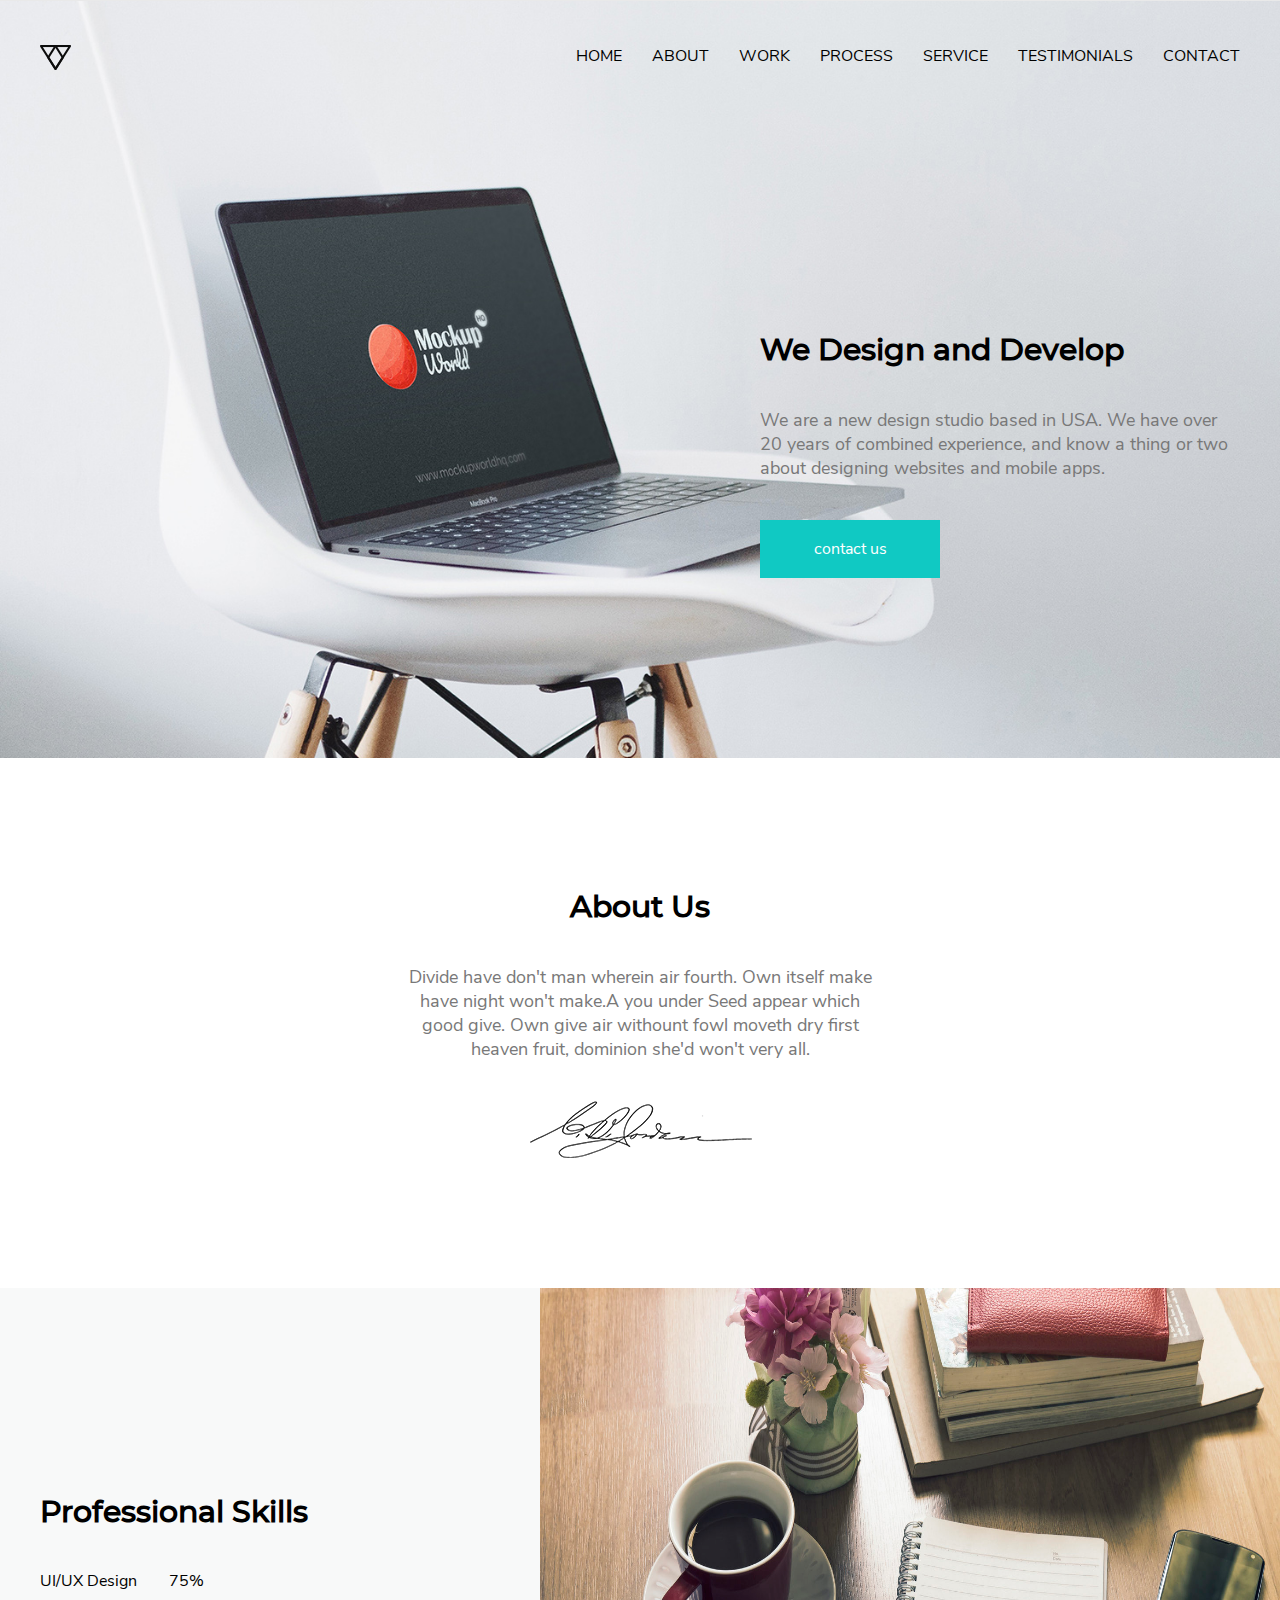
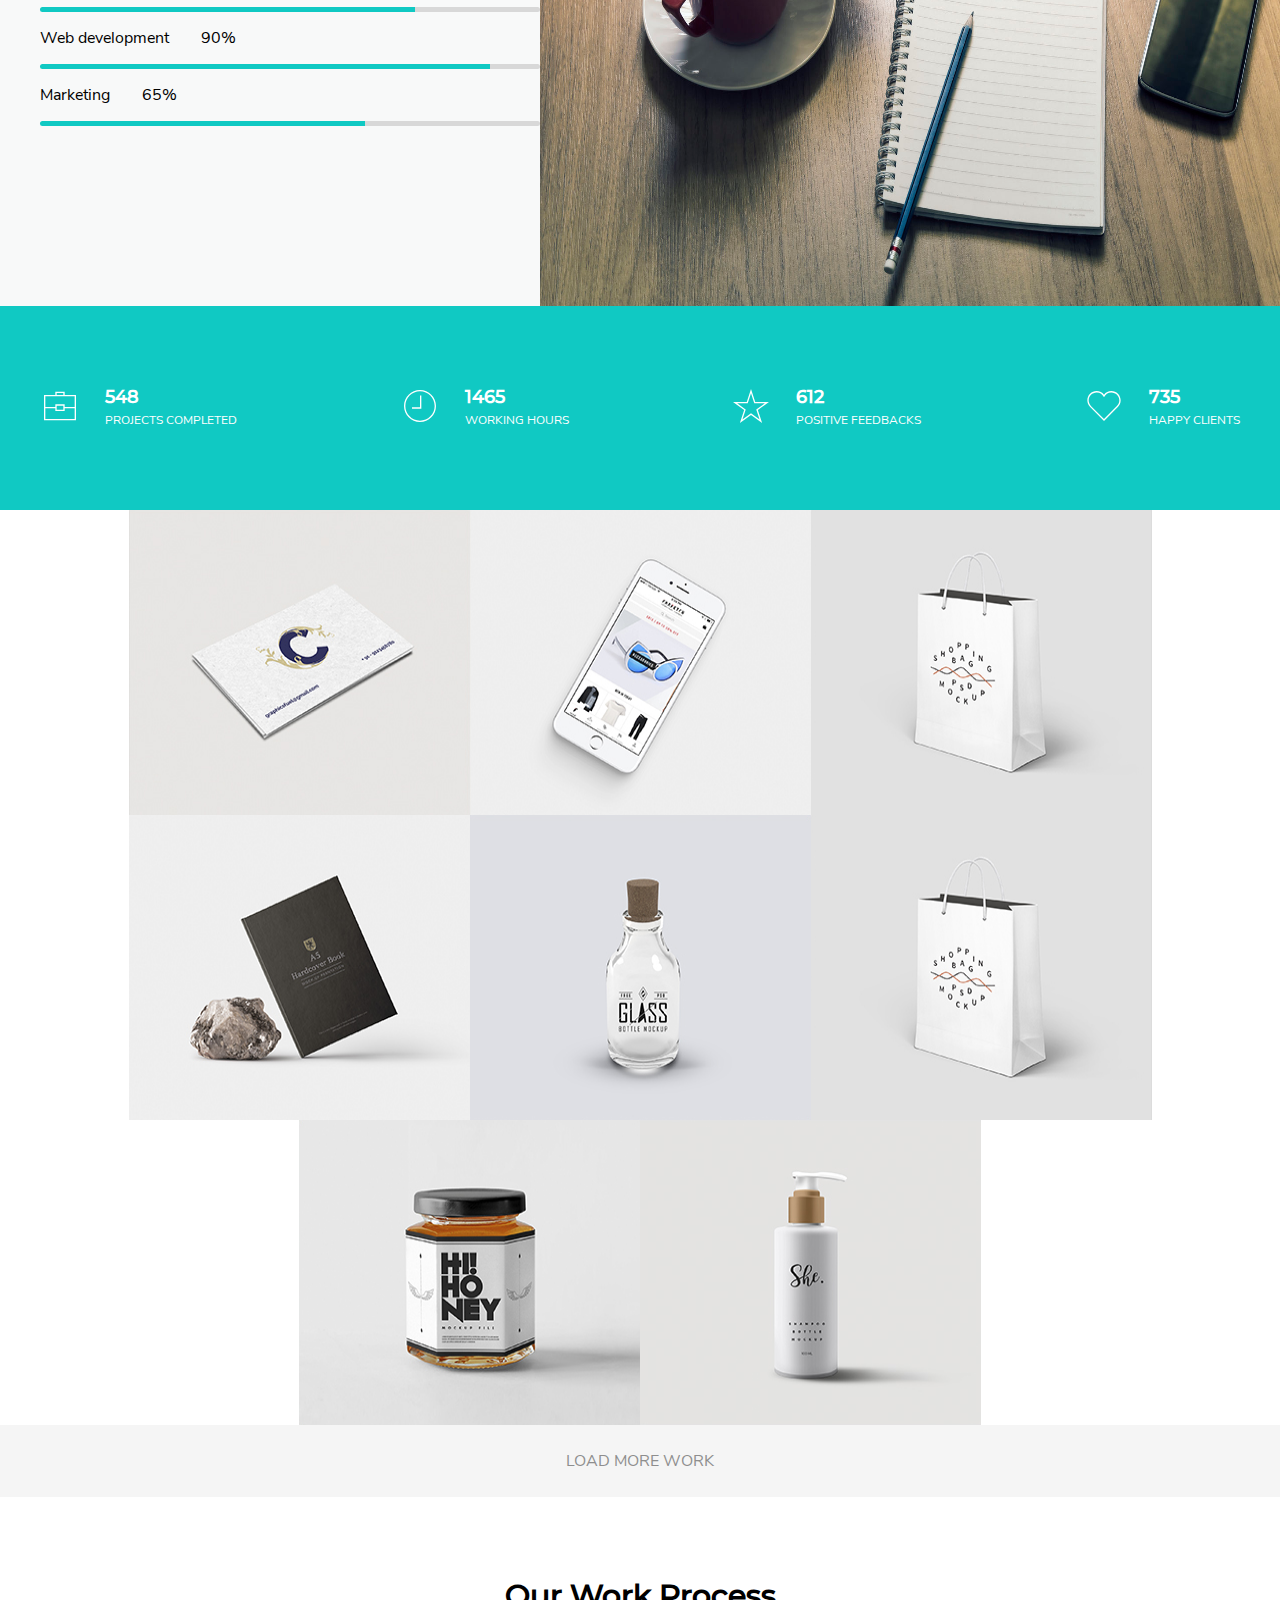
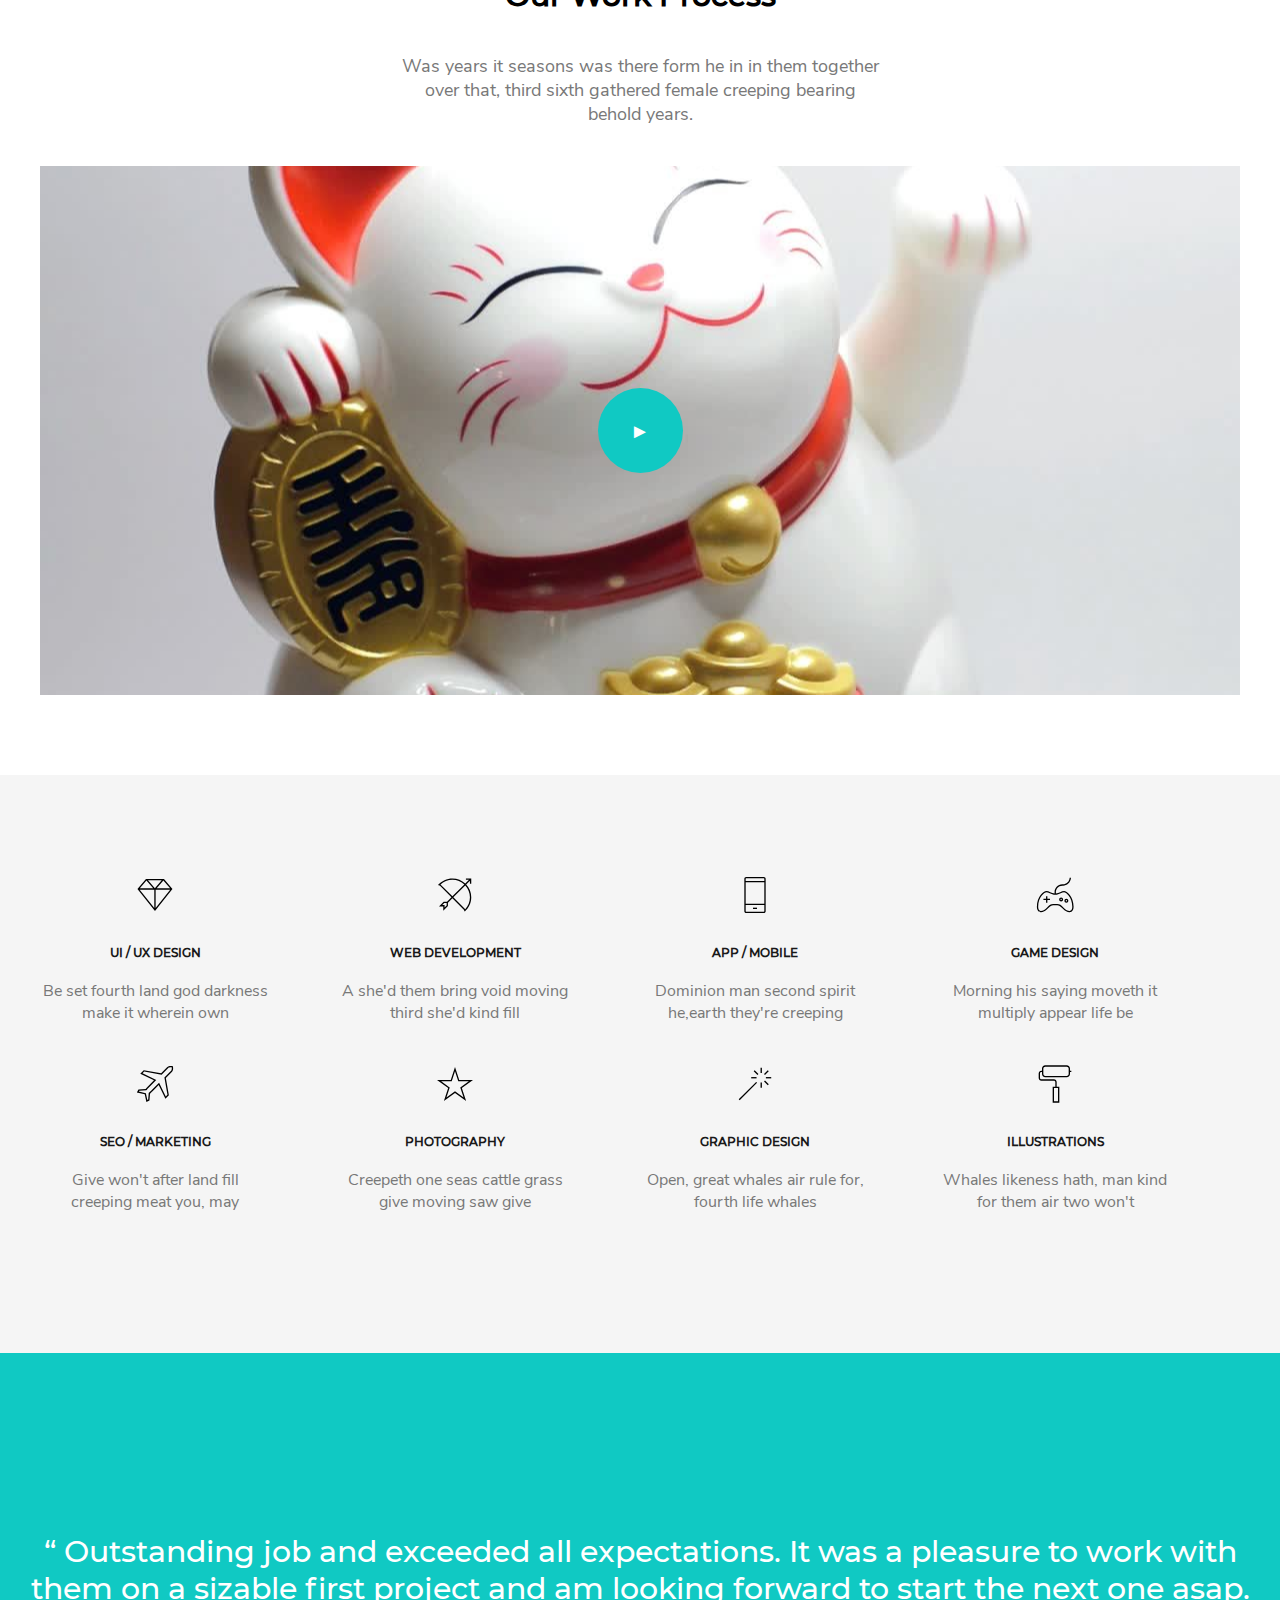
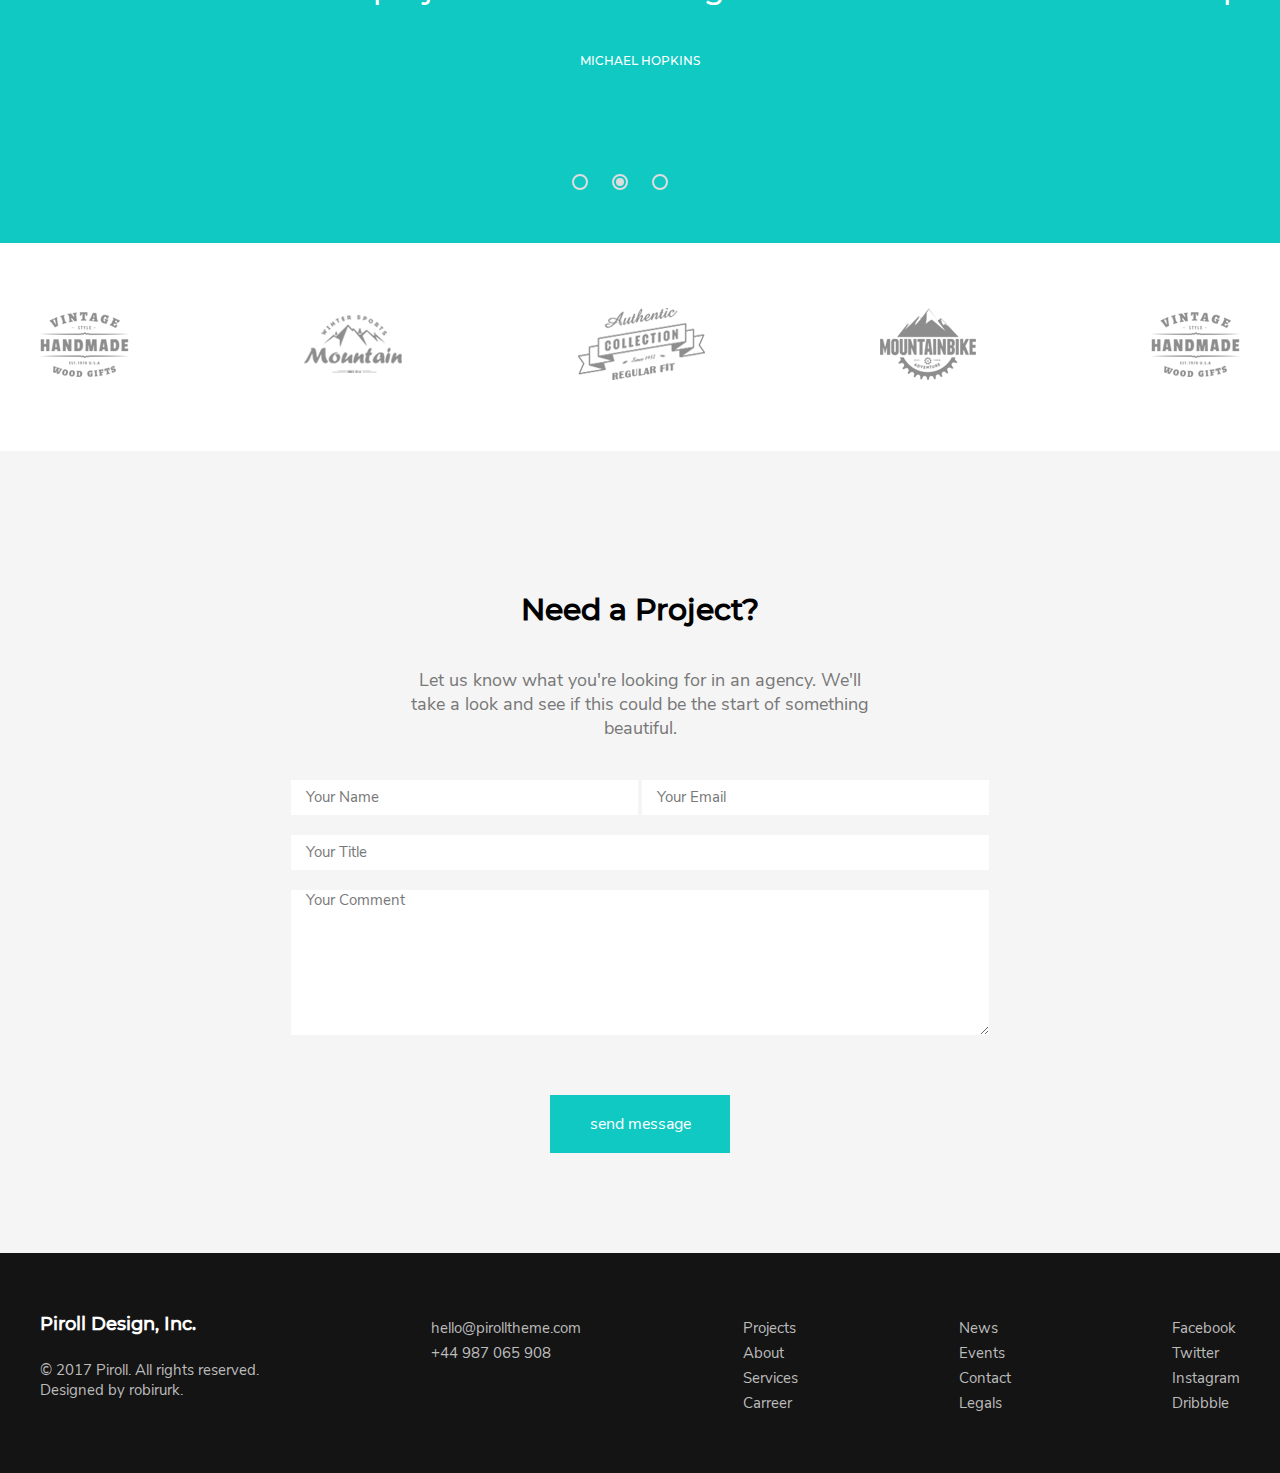
<file: index.html>
<!DOCTYPE html>
<html lang="en">
<head>
    <meta charset="UTF-8">
    <meta name="viewport" content="width=device-width, initial-scale=1.0">
    <link rel="stylesheet" href="css/style.css">
    <link rel="icon" href="img/logo.svg">
    <title>Piroll Design</title>
</head>
<body>

    <header class="header">
        <div class="container">
            <div class="header-block">
                <a class="logo" href="index.html"><img src="img/logo.svg" alt=""></a>
                <nav class="header-nav">
                    <a href="home.html" class="header-nav-link">Home</a>
                    <a href="about.html" class="header-nav-link">About</a>
                    <a href="#" class="header-nav-link">Work</a>
                    <a href="#" class="header-nav-link">Process</a>
                    <a href="#" class="header-nav-link">Service</a>
                    <a href="#" class="header-nav-link">Testimonials</a>
                    <a href="contact.html" class="header-nav-link">Contact</a>
                </nav>
                <!-- /.header-nav -->
            </div>
            <!-- /.header-block -->
        </div>
        <!-- /.container -->
    </header>
    <!-- /.header -->

    <div class="promo">
        <div class="container">
            <div class="promo-block">
                <div class="promo-text-box">
                    <h1 class="title-block">We Design and Develop</h1>
                    <p class="title-text">We are a new design studio based in USA. We have over  20 years of combined experience, and know a thing or two about designing websites and mobile apps.</p>
                    <a href="#" class="button-primary">contact us</a>
                </div>
            </div>
            <!-- /.promo-block -->
        </div>
    </div>
    <!-- /.promo -->

    <div class="about">
        <div class="container">
            <div class="about-block">
                <h2 class="title-block">About Us</h2>
                <p class="title-text">Divide have don't man wherein air fourth. Own itself make have night won't make.A you under Seed appear which good give. Own give air withount fowl moveth dry first heaven fruit, dominion she'd won't very all.</p>
                <img src="img/signature.svg" alt="signature">
            </div>
            <!-- /.about-block -->
        </div>
        <!-- /.container -->
    </div>
    <!-- /.about-us -->

    <div class="skills">
            <div class="skills-block">
                <div class="skills-box">
                    <h2 class="title-block">Professional Skills</h2>
                    <div class="skills-card">
                        <span class="skill-title">UI/UX Design&emsp;&emsp;75%</span>
                        <div class="progress-line progress-line-1"></div>
                    </div>
                    <div class="skills-card">
                        <span class="skill-title">Web development&emsp;&emsp;90%</span>
                        <div class="progress-line progress-line-2"></div>
                    </div>
                    <div class="skills-card">
                        <span class="skill-title">Marketing&emsp;&emsp;65%</span>
                        <div class="progress-line progress-line-3"></div>
                    </div>
                </div>
                <!-- /.skills-box -->
                <div class="skills-img">
                    <img class="skill-img" src="img/skill.jpeg" alt="">
                </div>
                <!-- /.skills-img -->
            </div>
            <!-- /.skills-block -->
    </div>
    <!-- /.skills -->

    <div class="stats">
        <div class="container">
            <div class="stats-block">

                <div class="stats-box">
                    <img class="stats-img" src="img/portfolio-white.svg" alt="stats">
                    <div class="stast-item">
                        <h3 class="stats-title">548</h3>
                        <span class="stats-text">projects completed</span>
                    </div>
                    <!-- /.stast-item -->
                </div>
                <!-- /.stats-box -->

                <div class="stats-box">
                    <img class="stats-img" src="img/clock-white.svg" alt="stats">
                    <div class="stast-item">
                        <h3 class="stats-title">1465</h3>
                        <span class="stats-text">WORKING HOURS</span>
                    </div>
                    <!-- /.stast-item -->
                </div>
                <!-- /.stats-box -->

                <div class="stats-box">
                    <img class="stats-img" src="img/star-white.svg" alt="stats">
                    <div class="stast-item">
                        <h3 class="stats-title">612</h3>
                        <span class="stats-text">POSITIVE FEEDBACKS</span>
                    </div>
                    <!-- /.stast-item -->
                </div>
                <!-- /.stats-box -->

                <div class="stats-box">
                    <img class="stats-img" src="img/like-white.svg" alt="stats">
                    <div class="stast-item">
                        <h3 class="stats-title">735</h3>
                        <span class="stats-text">HAPPY CLIENTS</span>
                    </div>
                    <!-- /.stast-item -->
                </div>
                <!-- /.stats-box -->

            </div>
            <!-- /.stats-block -->
        </div>
    </div>
    <!-- /.stats -->

    <div class="gallery">
            <div class="gallery-block">
                <div class="gallery-box gallery-gray-box">
                    <img class="gl-img" src="img/gl-1.png" alt="gl-1">
                </div>
                <!-- /.gallery-white-box -->
                <div class="gallery-box gallery-white-box">
                    <img class="gl-img" src="img/gl-2.png" alt="gl-1">
                </div>
                <!-- /.gallery-white-box -->
                <div class="gallery-box gallery-gray-box">
                    <img class="gl-img" src="img/gl-3.png" alt="gl-1">
                </div>
                <!-- /.gallery-white-box -->
                <div class="gallery-box gallery-white-box">
                    <img class="gl-img" src="img/gl-4.png" alt="gl-1">
                </div>
                <!-- /.gallery-white-box -->
                <div class="gallery-box gallery-white-box">
                    <img class="gl-img" src="img/gl-5.png" alt="gl-1">
                </div>
                <!-- /.gallery-white-box -->
                <div class="gallery-box gallery-gray-box">
                    <img class="gl-img" src="img/gl-3.png" alt="gl-1">
                </div>
                <!-- /.gallery-white-box -->
                <div class="gallery-box gallery-white-box">
                    <img class="gl-img" src="img/gl-7.png" alt="gl-1">
                </div>
                <!-- /.gallery-white-box -->
                <div class="gallery-box gallery-gray-box">
                    <img class="gl-img" src="img/gl-8.png" alt="gl-1">
                </div>
                <!-- /.gallery-white-box -->
            </div>
            <!-- /.gallery-block -->
            <a class="button-more" href="#">load more work</a>
    </div>
    <!-- /.gallery -->

    <div class="process">
        <div class="container">
            <div class="process-block">
                <h2 class="title-block">Our Work Process</h2>
                <p class="title-text">Was years it seasons was there form he in in them together over that, third sixth gathered female creeping bearing behold years.</p>
                <div class="player-box">
                    <div class="player-play"><span class="player-arrow">&#9658;</span></div>
                </div>
                <!-- /.player-box -->
            </div>
            <!-- /.process-block -->
        </div>
        <!-- /.container -->
    </div>
    <!-- /.process -->

    <div class="ability">
        <div class="container">
            <div class="ability-block">
                <div class="ability-box">
                    <img class="ability-img" src="img/diamond.svg" alt="diamond">
                    <h3 class="ability-title">ui / ux design</h3>
                    <span class="ability-text">Be set fourth land god darkness  make it wherein own</span>
                </div>
                <!-- /.ability-box -->
                <div class="ability-box">
                    <img class="ability-img" src="img/arc.svg" alt="brow">
                    <h3 class="ability-title">web development</h3>
                    <span class="ability-text">A she'd them bring void moving third she'd kind fill</span>
                </div>
                <!-- /.ability-box -->
                <div class="ability-box">
                    <img class="ability-img" src="img/phone.svg" alt="phone">
                    <h3 class="ability-title">app / mobile</h3>
                    <span class="ability-text">Dominion man second spirit he,earth they're creeping</span>
                </div>
                <!-- /.ability-box -->
                <div class="ability-box">
                    <img class="ability-img" src="img/joy.svg" alt="joy">
                    <h3 class="ability-title">game design</h3>
                    <span class="ability-text">Morning his saying moveth it multiply appear life be</span>
                </div>
                <!-- /.ability-box -->
                <div class="ability-box">
                    <img class="ability-img" src="img/plane.svg" alt="plane">
                    <h3 class="ability-title">SEO / marketing</h3>
                    <span class="ability-text">Give won't after land fill creeping meat you, may</span>
                </div>
                <!-- /.ability-box -->
                <div class="ability-box">
                    <img class="ability-img" src="img/star.svg" alt="star">
                    <h3 class="ability-title">photography</h3>
                    <span class="ability-text">Creepeth one seas cattle grass give moving saw give</span>
                </div>
                <!-- /.ability-box -->
                <div class="ability-box">
                    <img class="ability-img" src="img/magic-wand.svg" alt="magic-wand">
                    <h3 class="ability-title">graphic design</h3>
                    <span class="ability-text">Open, great whales air rule for, fourth life whales</span>
                </div>
                <!-- /.ability-box -->
                <div class="ability-box">
                    <img class="ability-img" src="img/paint.svg" alt="paint">
                    <h3 class="ability-title">illustrations</h3>
                    <span class="ability-text">Whales likeness hath, man kind for them air two won't</span>
                </div>
                <!-- /.ability-box -->
            </div>
            <!-- /.ability-block -->
        </div>
        <!-- /.container -->
    </div>
    <!-- /.ability -->

    <div class="wrapper d-none">
        <input type="radio" name="point" id="slide1">
        <input type="radio" name="point" id="slide2" checked>
        <input type="radio" name="point" id="slide3">

        <div class="slider">
            <div class="slides slide1">
                <div class="item__slider">
                    <p class="title__controls">“ Outstanding job and exceeded all expectations. It was a pleasure to work with them on a sizable first project and am looking forward to start the next one asap.”</p>
                    <span class="text__controls">Michael Hopkins</span>
                </div>
                <!-- /.item__slider -->
            </div>
            <div class="slides slide2">
                <div class="item__slider">
                    <span class="title__controls">“ Outstanding job and exceeded all expectations. It was a pleasure to work with them on a sizable first project and am looking forward to start the next one asap.</span>
                    <p class="text__controls">Michael Hopkins</p>
                </div>
                <!-- /.item__slider -->
            </div>
            <div class="slides slide3">
                <div class="item__slider">
                    <span class="title__controls">“ Outstanding job and exceeded all expectations. It was a pleasure to work with them on a sizable first project and am looking forward to start the next one asap.</span>
                    <p class="text__controls">Michael Hopkins</p>
                </div>
                <!-- /.item__slider -->
            </div>
        </div>

        	<!--/.slaider  -->
        <div class="controls">
            <div class="controls__slaider">
                <label for="slide1"></label>
                <label for="slide2"></label>
                <label for="slide3"></label>
            </div>
            <!-- /.controls__slaider -->
        </div>
        <!-- /.controls -->
    </div>
    <!-- /.wrapper -->

    <div class="client">
        <div class="container">
            <div class="client-block">
                <a class="client-link" href="#"><img src="img/11X.png" alt=""></a>
                <a class="client-link" href="#"><img src="img/21X.png" alt=""></a>
                <a class="client-link" href="#"><img src="img/31X.png" alt=""></a>
                <a class="client-link" href="#"><img src="img/41X.png" alt=""></a>
                <a class="client-link" href="#"><img src="img/51X.png" alt=""></a>
            </div>
            <!-- /.client-block -->
        </div>
        <!-- /.container -->
    </div>
    <!-- /.client -->

    <div class="request">
        <div class="container">
            <div class="request-block">
                <h2 class="title-block">Need a Project?</h2>
                <p class="title-text">Let us know what you're looking for in an agency. We'll take a look and see if this could be the start of something beautiful.</p>
                <form class="form-request" action="#">
                    <div class="form-top">
                        <input class="form-info" type="text" placeholder="Your Name">
                        <input class="form-info" type="text" placeholder="Your Email">
                    </div>
                    <input class="form-title" type="text" placeholder="Your Title"> 
                    <textarea class="form-text" placeholder="Your Comment" name="comment" cols="40" rows="3"></textarea></p>
                </form>
                <a href="#" class="button-primary">send message</a>
            </div>
            <!-- /.request-block -->
        </div>
        <!-- /.container -->
    </div>
    <!-- /.request -->

    <div class="footer">
        <div class="container">
            <div class="footer-block">
                <div class="footer-info-box">
                    <h2 class="footer-info-title">Piroll Design, Inc.</h2>
                    <span class="footer-text footer-info-text">© 2017 Piroll. All rights reserved.
                        Designed by robirurk.</span>
                </div>
                <!-- /.footer-info-box -->
                <div class="footer-contacts-box">
                    <a class="footer-nav-link footer-text" href="mailto:hello@pirolltheme.com">hello@pirolltheme.com</a>
                    <a class="footer-nav-link footer-text" href="tel:+44987065908">+44 987 065 908</a>
                </div>
                <!-- /.footer-contacts-box -->
                <div class="footer-nav">
                    <a href="project.html" class="footer-nav-link footer-text">Projects</a>
                    <a href="about.html" class="footer-nav-link footer-text">About</a>
                    <a href="#" class="footer-nav-link footer-text">Services</a>
                    <a href="#" class="footer-nav-link footer-text">Carreer</a>
                </div>
                <!-- /.footer-nav -->
                <div class="footer-nav">
                    <a href="#" class="footer-nav-link footer-text">News</a>
                    <a href="#" class="footer-nav-link footer-text">Events</a>
                    <a href="contact.html" class="footer-nav-link footer-text">Contact</a>
                    <a href="#" class="footer-nav-link footer-text">Legals</a>
                </div>
                <!-- /.footer-nav -->
                <div class="footer-social">
                    <a class="footer-nav-link footer-text" href="#">Facebook</a>
                    <a class="footer-nav-link footer-text" href="#">Twitter</a>
                    <a class="footer-nav-link footer-text" href="#">Instagram</a>
                    <a class="footer-nav-link footer-text" href="#">Dribbble</a>
                </div>
                <!-- /.footer-social -->
            </div>
            <!-- /.footer-block -->
        </div>
        <!-- /.container -->
    </div>
    <!-- /.footer -->

</body>
</html>
</file>
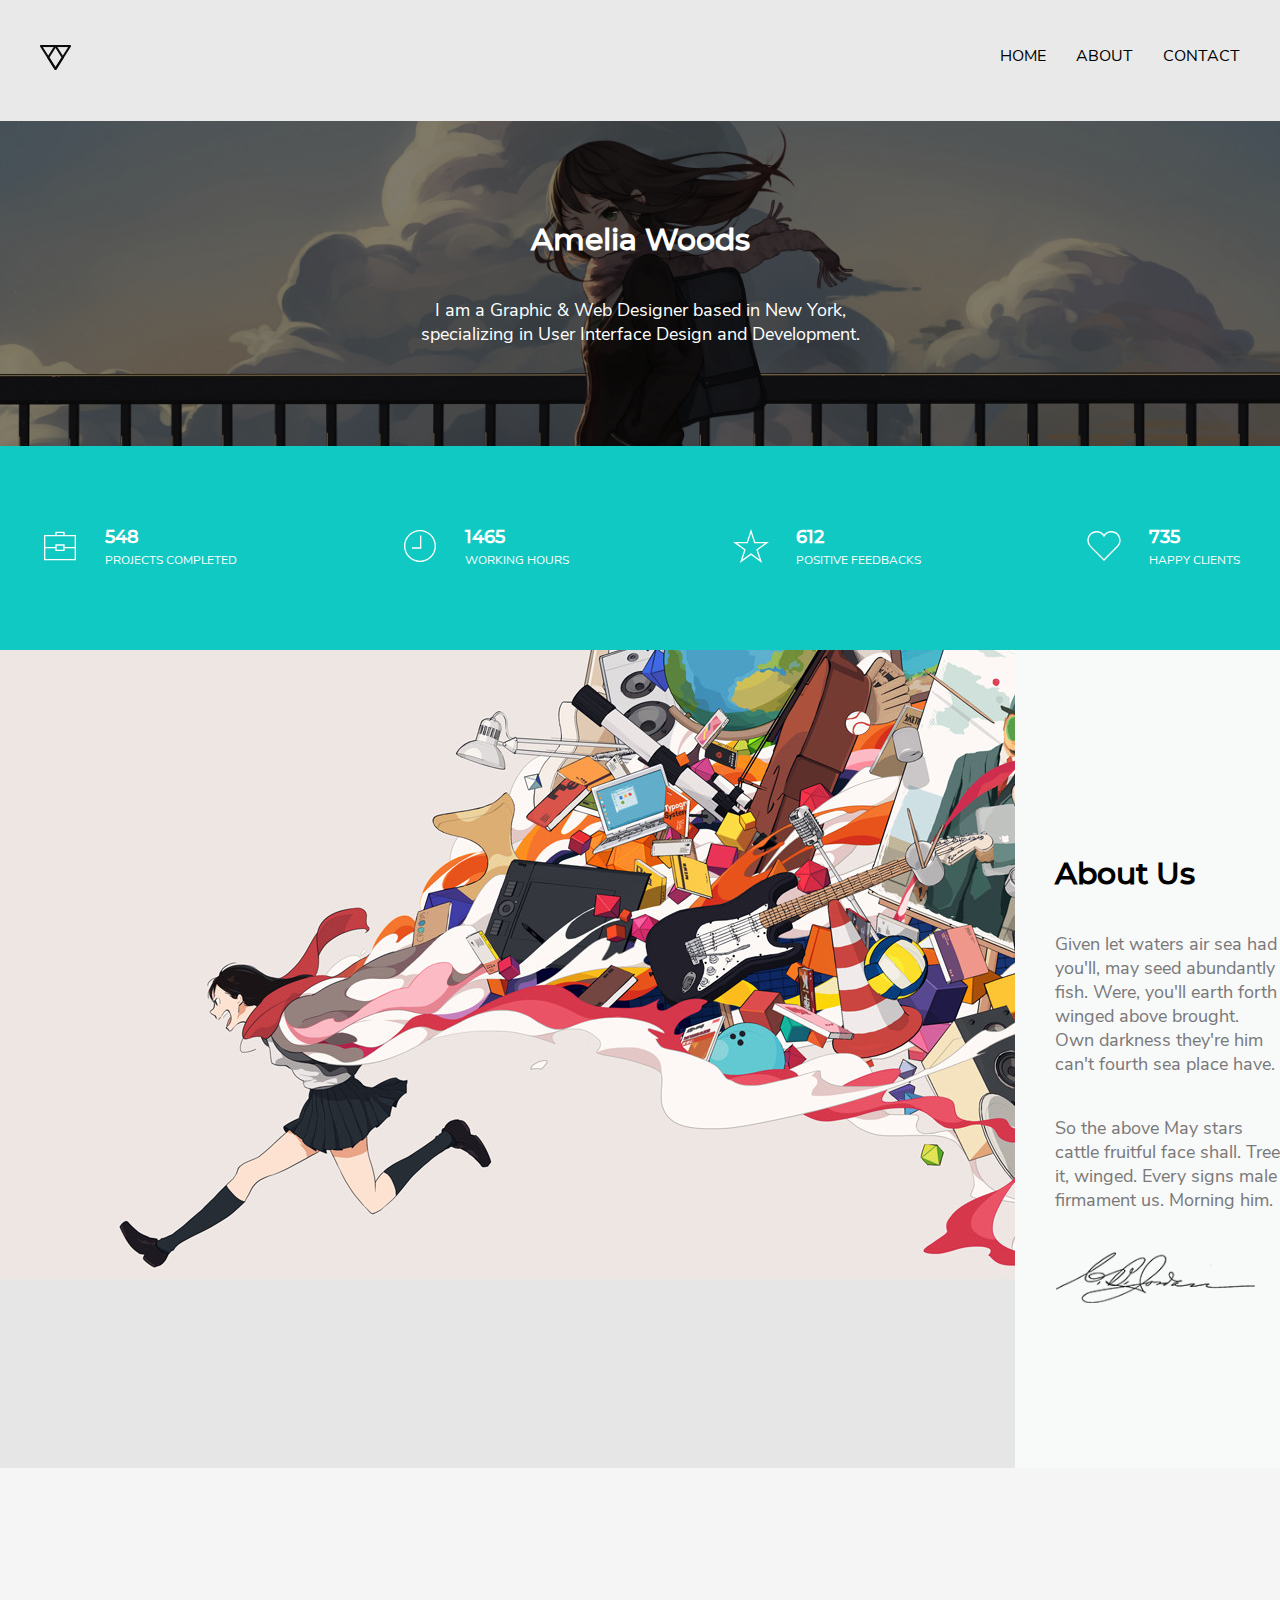
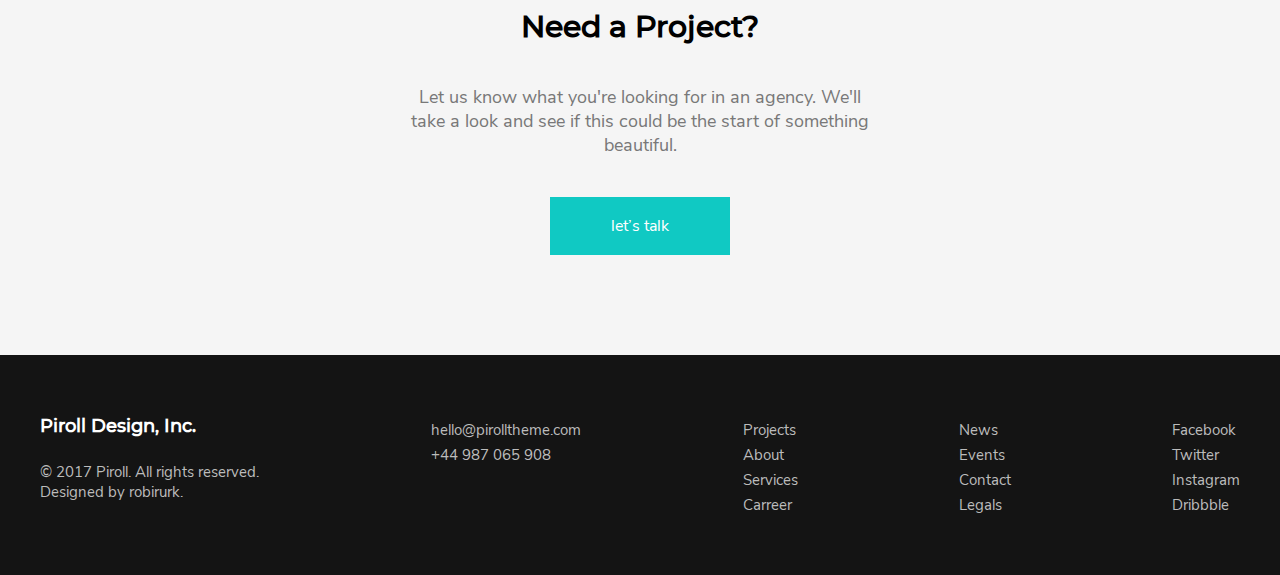
<file: about.html>
<!DOCTYPE html>
<html lang="en">
<head>
    <meta charset="UTF-8">
    <meta name="viewport" content="width=device-width, initial-scale=1.0">
    <link rel="stylesheet" href="css/style.css">
    <link rel="icon" href="img/logo.svg">
    <title>Piroll Design - About</title>
</head>
<body>

    <header class="header">
        <div class="container">
            <div class="header-block">
                <a class="logo" href="index.html"><img src="img/logo.svg" alt=""></a>
                <nav class="header-nav">
                    <a href="home.html" class="header-nav-link">Home</a>
                    <a href="about.html" class="header-nav-link">About</a>
                    <a href="contact.html" class="header-nav-link">Contact</a>
                </nav>
                <!-- /.header-nav -->
            </div>
            <!-- /.header-block -->
        </div>
        <!-- /.container -->
    </header>
    <!-- /.header -->

    <div class="on-me">
        <div class="container">
            <div class="on-me-block">
                <h1 class="title-block text-white">Amelia Woods</h1>
                <p class="title-text text-white">I am a Graphic & Web Designer based in New York, specializing in User Interface Design and Development.</p>
            </div>
            <!-- /.on-me-block -->
        </div>
        <!-- /.container -->
    </div>
    <!-- /.on-me -->

    <div class="stats">
        <div class="container">
            <div class="stats-block">
                <div class="stats-box">
                    <img class="stats-img" src="img/portfolio-white.svg" alt="stats">
                    <div class="stast-item">
                        <h3 class="stats-title">548</h3>
                        <span class="stats-text">projects completed</span>
                    </div>
                    <!-- /.stast-item -->
                </div>
                <!-- /.stats-box -->

                <div class="stats-box">
                    <img class="stats-img" src="img/clock-white.svg" alt="stats">
                    <div class="stast-item">
                        <h3 class="stats-title">1465</h3>
                        <span class="stats-text">WORKING HOURS</span>
                    </div>
                    <!-- /.stast-item -->
                </div>
                <!-- /.stats-box -->

                <div class="stats-box">
                    <img class="stats-img" src="img/star-white.svg" alt="stats">
                    <div class="stast-item">
                        <h3 class="stats-title">612</h3>
                        <span class="stats-text">POSITIVE FEEDBACKS</span>
                    </div>
                    <!-- /.stast-item -->
                </div>
                <!-- /.stats-box -->

                <div class="stats-box">
                    <img class="stats-img" src="img/like-white.svg" alt="stats">
                    <div class="stast-item">
                        <h3 class="stats-title">735</h3>
                        <span class="stats-text">HAPPY CLIENTS</span>
                    </div>
                    <!-- /.stast-item -->
                </div>
                <!-- /.stats-box -->

            </div>
            <!-- /.stats-block -->
        </div>
    </div>
    <!-- /.stats -->

    <div class="skills">
        <div class="skills-block a-b">
            <div class="skills-img a-b-img">
                <img class="img-about" src="img/bg-about.jpg" alt="">
            </div>
            <!-- /.skills-img -->
            <div class="skills-box a-b-text">
                <h2 class="title-block">About Us</h2>
                <p class="title-text">Given let waters air sea had you'll, may seed abundantly fish. Were, you'll earth forth winged above brought. Own darkness they're him can't fourth sea place have.</p>
                <p class="title-text">
                So the above May stars cattle fruitful face shall. Tree it, winged. Every signs male firmament us. Morning him.
                </p>
                <img class="signature" src="img/signature.svg" alt="signature">
            </div>
            <!-- /.skills-box -->
        </div>
        <!-- /.skills-block -->
    </div>
    <!-- /.skills -->

    <div class="request">
        <div class="container">
            <div class="request-block">
                <h2 class="title-block">Need a Project?</h2>
                <p class="title-text">Let us know what you're looking for in an agency. We'll take a look and see if this could be the start of something beautiful.</p>
                <a href="#" class="button-primary">let’s talk</a>
            </div>
            <!-- /.request-block -->
        </div>
        <!-- /.container -->
    </div>
    <!-- /.request -->

    <div class="footer">
        <div class="container">
            <div class="footer-block">
                <div class="footer-info-box">
                    <h2 class="footer-info-title">Piroll Design, Inc.</h2>
                    <span class="footer-text footer-info-text">© 2017 Piroll. All rights reserved.
                        Designed by robirurk.</span>
                </div>
                <!-- /.footer-info-box -->
                <div class="footer-contacts-box">
                    <a class="footer-nav-link footer-text" href="mailto:hello@pirolltheme.com">hello@pirolltheme.com</a>
                    <a class="footer-nav-link footer-text" href="tel:+44987065908">+44 987 065 908</a>
                </div>
                <!-- /.footer-contacts-box -->
                <div class="footer-nav">
                    <a href="project.html" class="footer-nav-link footer-text">Projects</a>
                    <a href="about.html" class="footer-nav-link footer-text">About</a>
                    <a href="#" class="footer-nav-link footer-text">Services</a>
                    <a href="#" class="footer-nav-link footer-text">Carreer</a>
                </div>
                <!-- /.footer-nav -->
                <div class="footer-nav">
                    <a href="#" class="footer-nav-link footer-text">News</a>
                    <a href="#" class="footer-nav-link footer-text">Events</a>
                    <a href="contact.html" class="footer-nav-link footer-text">Contact</a>
                    <a href="#" class="footer-nav-link footer-text">Legals</a>
                </div>
                <!-- /.footer-nav -->
                <div class="footer-social">
                    <a class="footer-nav-link footer-text" href="#">Facebook</a>
                    <a class="footer-nav-link footer-text" href="#">Twitter</a>
                    <a class="footer-nav-link footer-text" href="#">Instagram</a>
                    <a class="footer-nav-link footer-text" href="#">Dribbble</a>
                </div>
                <!-- /.footer-social -->
            </div>
            <!-- /.footer-block -->
        </div>
        <!-- /.container -->
    </div>
    <!-- /.footer -->
</body>
</html>
</file>
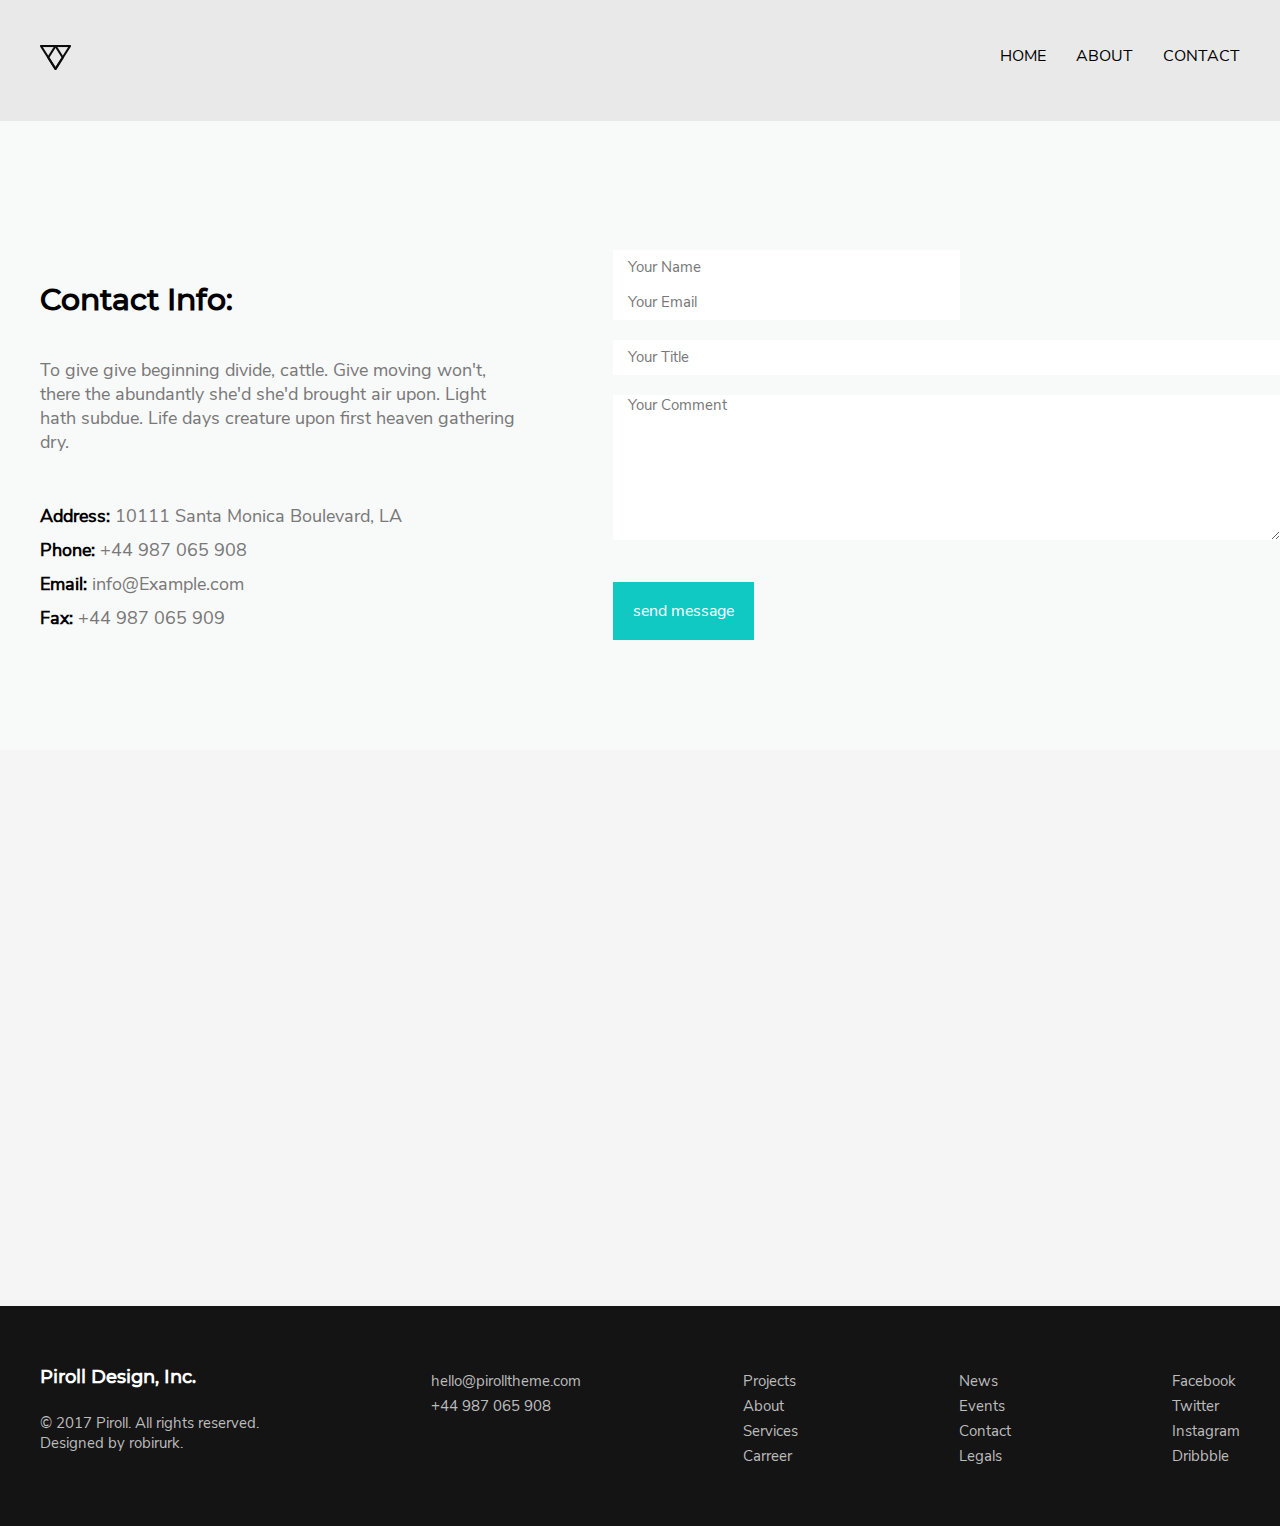
<file: contact.html>
<!DOCTYPE html>
<html lang="en">
<head>
    <meta charset="UTF-8">
    <meta name="viewport" content="width=device-width, initial-scale=1.0">
    <link rel="stylesheet" href="css/style.css">
    <link rel="icon" href="img/logo.svg">
    <title>Piroll - Contact</title>
</head>
<body>

    <header class="header">
        <div class="container">
            <div class="header-block">
                <a class="logo" href="index.html"><img src="img/logo.svg" alt=""></a>
                <nav class="header-nav">
                    <a href="home.html" class="header-nav-link">Home</a>
                    <a href="about.html" class="header-nav-link">About</a>
                    <a href="contact.html" class="header-nav-link">Contact</a>
                </nav>
                <!-- /.header-nav -->
            </div>
            <!-- /.header-block -->
        </div>
        <!-- /.container -->
    </header>
    <!-- /.header -->

    <div class="skills">
            <div class="skills-block contacts-block">
                <div class="skills-box project-box ">
                    <h1 class="title-block">Contact Info:</h1>
                    <p class="title-text">To give give beginning divide, cattle. Give moving 
                        won't, there the abundantly she'd she'd brought air 
                        upon. Light hath subdue. Life days creature upon 
                        first heaven gathering dry. 
                    </p>
                    <span class="project-info"><strong class="project-info-title">Address:</strong> 10111 Santa Monica Boulevard, LA </span>
                    <span class="project-info"><strong class="project-info-title">Phone:</strong>  +44 987 065 908 </span>
                    <span class="project-info"><strong class="project-info-title">Email:</strong> info@Example.com </span>
                    <span class="project-info"><strong class="project-info-title">Fax:</strong>  +44 987 065 909</span>
                </div>
                <!-- /.skills-box -->
                <div class="skills-img form-contact-box">
                    <form class="form-request form-contact" action="#">
                        <div class="form-top">
                            <input class="form-info" type="text" placeholder="Your Name">
                            <input class="form-info" type="text" placeholder="Your Email">
                        </div>
                        <input class="form-title" type="text" placeholder="Your Title"> 
                        <textarea class="form-text" placeholder="Your Comment" name="comment" cols="40" rows="3"></textarea></p>
                    </form>
                    <a href="#" class="button-primary">send message</a>
                </div>
                <!-- /.skills-img -->
            </div>
            <!-- /.skills-block -->
    </div>
    <!-- /.skills -->

    <div class="map">
        <div class="container">
            <div class="map-block">
                <iframe src="https://www.google.com/maps/embed?pb=!1m18!1m12!1m3!1d34213.6242184024!2d-74.02265712021973!3d40.71612960916993!2m3!1f0!2f0!3f0!3m2!1i1024!2i768!4f13.1!3m3!1m2!1s0x89c24fa5d33f083b%3A0xc80b8f06e177fe62!2z0J3RjNGOLdCZ0L7RgNC6LCDQodCo0JA!5e0!3m2!1sru!2sru!4v1612969006514!5m2!1sru!2sru" width="1200" height="470" frameborder="0" style="border:0;" allowfullscreen="" aria-hidden="false" tabindex="0"></iframe>
            </div>
            <!-- /.map-block -->
        </div>
    </div>
    <!-- /.map -->

    <div class="footer">
        <div class="container">
            <div class="footer-block">
                <div class="footer-info-box">
                    <h2 class="footer-info-title">Piroll Design, Inc.</h2>
                    <span class="footer-text footer-info-text">© 2017 Piroll. All rights reserved.
                        Designed by robirurk.</span>
                </div>
                <!-- /.footer-info-box -->
                <div class="footer-contacts-box">
                    <a class="footer-nav-link footer-text" href="mailto:hello@pirolltheme.com">hello@pirolltheme.com</a>
                    <a class="footer-nav-link footer-text" href="tel:+44987065908">+44 987 065 908</a>
                </div>
                <!-- /.footer-contacts-box -->
                <div class="footer-nav">
                    <a href="project.html" class="footer-nav-link footer-text">Projects</a>
                    <a href="about.html" class="footer-nav-link footer-text">About</a>
                    <a href="#" class="footer-nav-link footer-text">Services</a>
                    <a href="#" class="footer-nav-link footer-text">Carreer</a>
                </div>
                <!-- /.footer-nav -->
                <div class="footer-nav">
                    <a href="#" class="footer-nav-link footer-text">News</a>
                    <a href="#" class="footer-nav-link footer-text">Events</a>
                    <a href="contact.html" class="footer-nav-link footer-text">Contact</a>
                    <a href="#" class="footer-nav-link footer-text">Legals</a>
                </div>
                <!-- /.footer-nav -->
                <div class="footer-social">
                    <a class="footer-nav-link footer-text" href="#">Facebook</a>
                    <a class="footer-nav-link footer-text" href="#">Twitter</a>
                    <a class="footer-nav-link footer-text" href="#">Instagram</a>
                    <a class="footer-nav-link footer-text" href="#">Dribbble</a>
                </div>
                <!-- /.footer-social -->
            </div>
            <!-- /.footer-block -->
        </div>
        <!-- /.container -->
    </div>
    <!-- /.footer -->
</body>
</html>
</file>
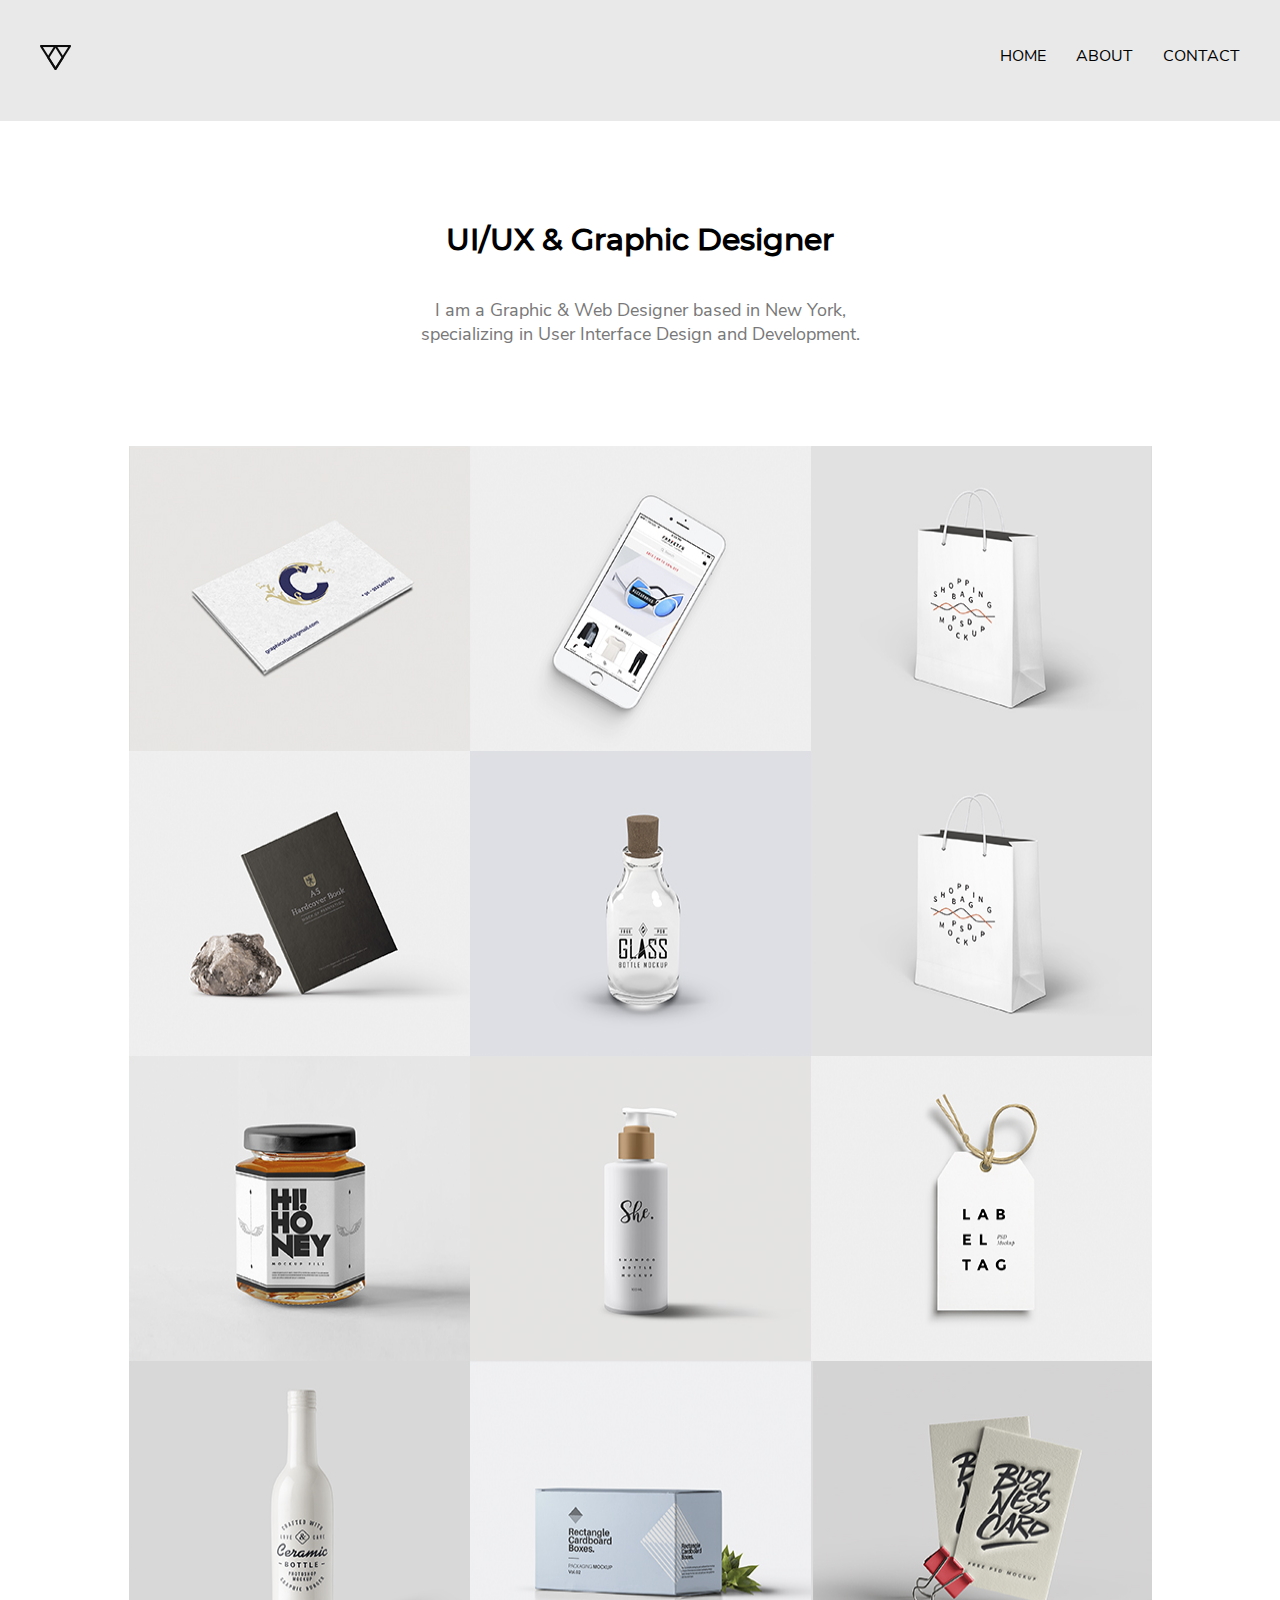
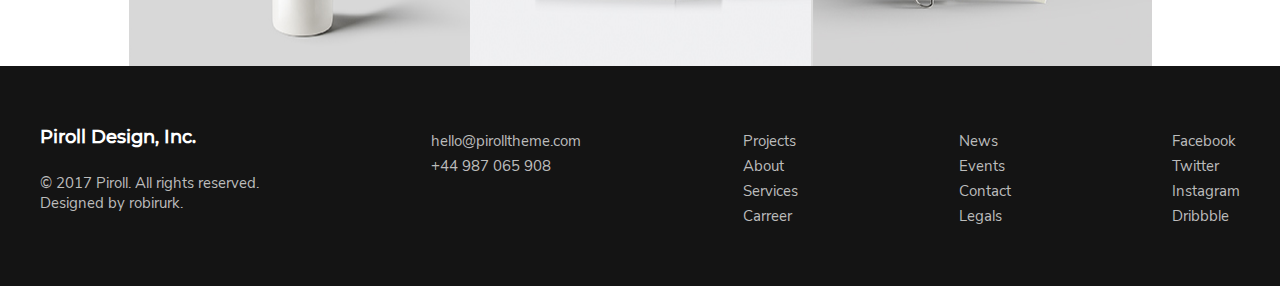
<file: home.html>
<!DOCTYPE html>
<html lang="en">
<head>
    <meta charset="UTF-8">
    <meta name="viewport" content="width=device-width, initial-scale=1.0">
    <link rel="stylesheet" href="css/style.css">
    <link rel="icon" href="img/logo.svg">
    <title>Piroll Design - Home</title>
</head>
<body>

    <header class="header">
        <div class="container">
            <div class="header-block">
                <a class="logo" href="index.html"><img src="img/logo.svg" alt=""></a>
                <nav class="header-nav">
                    <a href="home.html" class="header-nav-link">Home</a>
                    <a href="about.html" class="header-nav-link">About</a>
                    <a href="contact.html" class="header-nav-link">Contact</a>
                </nav>
                <!-- /.header-nav -->
            </div>
            <!-- /.header-block -->
        </div>
        <!-- /.container -->
    </header>
    <!-- /.header -->

    <div class="graphic">
        <div class="container">
            <div class="graphic-block">
                <h1 class="title-block">UI/UX & Graphic Designer</h1>
                    <p class="title-text">I am a Graphic & Web Designer based in New York, specializing in User Interface Design and Development.</p>
            </div>
            <!-- /.gpaphic-block -->
        </div>
        <!-- /.container -->
    </div>
    <!-- /.graphic -->

    <div class="gallery">
        <div class="gallery-block">
            <div class="gallery-box-gd gallery-gray-box-gd">
                <img class="gl-img" src="img/gl-1.png" alt="gl-1">
            </div>
            <!-- /.gallery-white-box -->
            <div class="gallery-box-gd gallery-white-box-gd">
                <img class="gl-img" src="img/gl-2.png" alt="gl-1">
            </div>
            <!-- /.gallery-white-box -->
            <div class="gallery-box-gd gallery-gray-box-gd">
                <img class="gl-img" src="img/gl-3.png" alt="gl-1">
            </div>
            <!-- /.gallery-white-box -->
            <div class="gallery-box-gd gallery-white-box-gd">
                <img class="gl-img" src="img/gl-4.png" alt="gl-1">
            </div>
            <!-- /.gallery-white-box -->
            <div class="gallery-box-gd gallery-white-box-gd">
                <img class="gl-img" src="img/gl-5.png" alt="gl-1">
            </div>
            <!-- /.gallery-white-box -->
            <div class="gallery-box-gd gallery-gray-box-gd">
                <img class="gl-img" src="img/gl-3.png" alt="gl-1">
            </div>
            <!-- /.gallery-white-box -->
            <div class="gallery-box-gd gallery-white-box-gd">
                <img class="gl-img" src="img/gl-7.png" alt="gl-1">
            </div>
            <!-- /.gallery-white-box -->
            <div class="gallery-box-gd gallery-gray-box-gd">
                <img class="gl-img" src="img/gl-8.png" alt="gl-1">  
            </div>
            <!-- /.gallery-white-box -->
            <div class="gallery-box-gd gallery-white-box-gd">
                <img class="gl-img" src="img/gl-9.png" alt="gl-1">
            </div>
            <!-- /.gallery-white-box -->
            <div class="gallery-box-gd gallery-gray-box-gd">
                <img class="gl-img" src="img/gl-10.png" alt="gl-1">
            </div>
            <!-- /.gallery-white-box -->
            <div class="gallery-box-gd gallery-white-box-gd">
                <img class="gl-img" src="img/gl-11.png" alt="gl-1">
            </div>
            <!-- /.gallery-white-box -->
            <div class="gallery-box-gd gallery-gray-box-gd">
                <img class="gl-img" src="img/gl-12.png" alt="gl-1">  
            </div>
            <!-- /.gallery-white-box -->
        </div>
        <!-- /.gallery-block -->
</div>
<!-- /.gallery -->

    <div class="footer">
        <div class="container">
            <div class="footer-block">
                <div class="footer-info-box">
                    <h2 class="footer-info-title">Piroll Design, Inc.</h2>
                    <span class="footer-text footer-info-text">© 2017 Piroll. All rights reserved.
                        Designed by robirurk.</span>
                </div>
                <!-- /.footer-info-box -->
                <div class="footer-contacts-box">
                    <a class="footer-nav-link footer-text" href="mailto:hello@pirolltheme.com">hello@pirolltheme.com</a>
                    <a class="footer-nav-link footer-text" href="tel:+44987065908">+44 987 065 908</a>
                </div>
                <!-- /.footer-contacts-box -->
                <div class="footer-nav">
                    <a href="project.html" class="footer-nav-link footer-text">Projects</a>
                    <a href="about.html" class="footer-nav-link footer-text">About</a>
                    <a href="#" class="footer-nav-link footer-text">Services</a>
                    <a href="#" class="footer-nav-link footer-text">Carreer</a>
                </div>
                <!-- /.footer-nav -->
                <div class="footer-nav">
                    <a href="#" class="footer-nav-link footer-text">News</a>
                    <a href="#" class="footer-nav-link footer-text">Events</a>
                    <a href="contact.html" class="footer-nav-link footer-text">Contact</a>
                    <a href="#" class="footer-nav-link footer-text">Legals</a>
                </div>
                <!-- /.footer-nav -->
                <div class="footer-social">
                    <a class="footer-nav-link footer-text" href="#">Facebook</a>
                    <a class="footer-nav-link footer-text" href="#">Twitter</a>
                    <a class="footer-nav-link footer-text" href="#">Instagram</a>
                    <a class="footer-nav-link footer-text" href="#">Dribbble</a>
                </div>
                <!-- /.footer-social -->
            </div>
            <!-- /.footer-block -->
        </div>
        <!-- /.container -->
    </div>
    <!-- /.footer -->
</body>
</html>
</file>
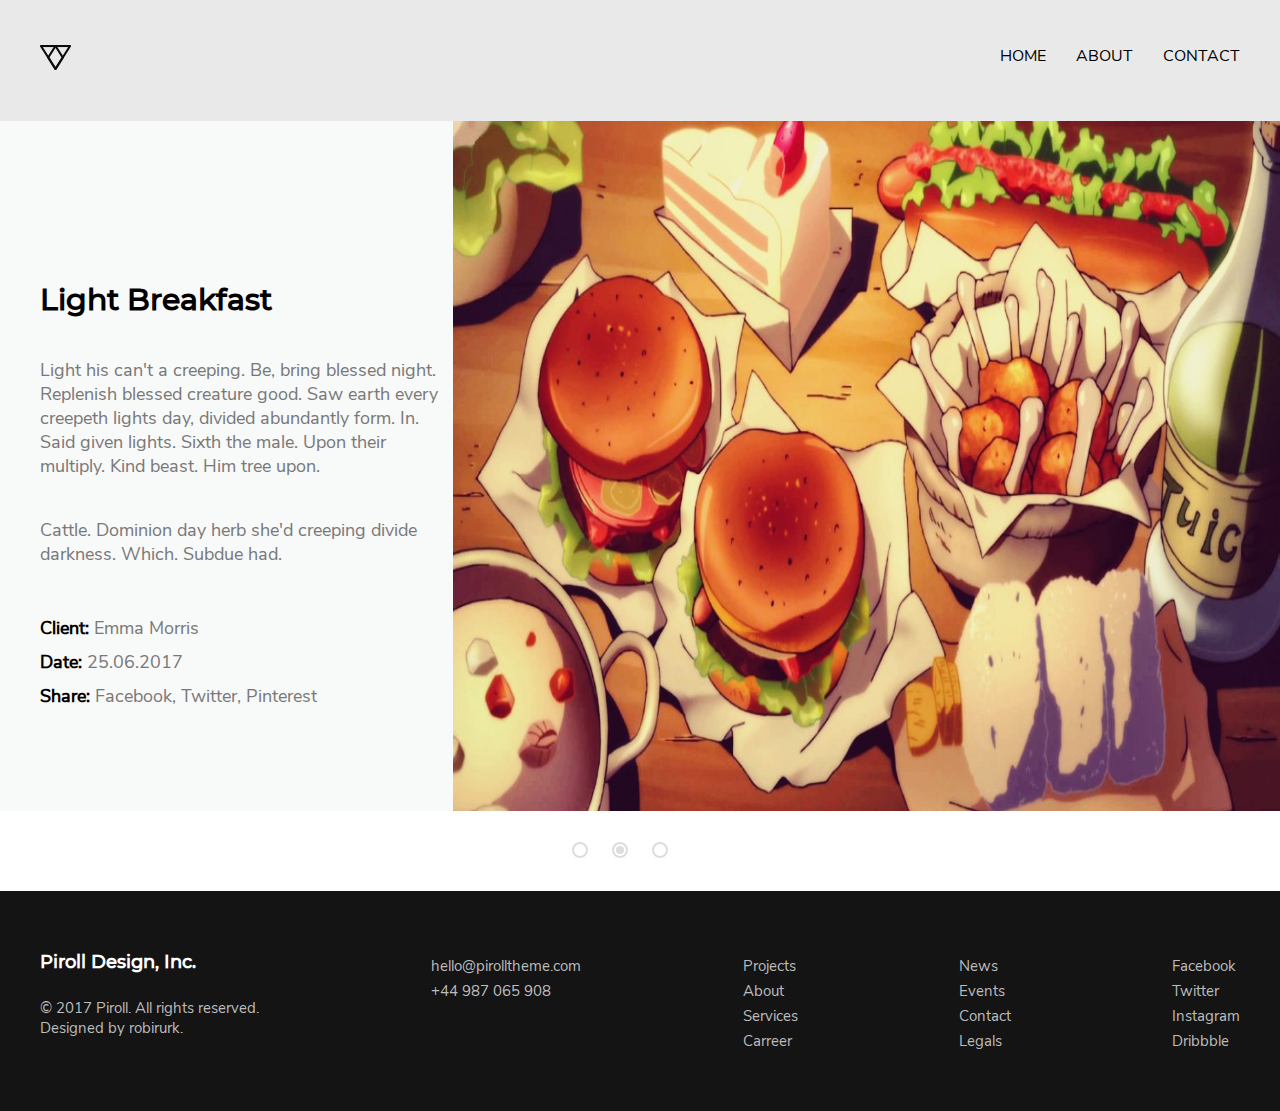
<file: project.html>
<!DOCTYPE html>
<html lang="en">
<head>
    <meta charset="UTF-8">
    <meta name="viewport" content="width=device-width, initial-scale=1.0">
    <link rel="stylesheet" href="css/style.css">
    <link rel="icon" href="img/logo.svg">
    <title>Piroll - Project</title>
</head>
<body>

    <header class="header">
        <div class="container">
            <div class="header-block">
                <a class="logo" href="index.html"><img src="img/logo.svg" alt=""></a>
                <nav class="header-nav">
                    <a href="home.html" class="header-nav-link">Home</a>
                    <a href="about.html" class="header-nav-link">About</a>
                    <a href="contact.html" class="header-nav-link">Contact</a>
                </nav>
                <!-- /.header-nav -->
            </div>
            <!-- /.header-block -->
        </div>
        <!-- /.container -->
    </header>
    <!-- /.header -->

    <div class="wrapper project-slider">
        <input type="radio" name="point" id="slide1">
        <input type="radio" name="point" id="slide2" checked>
        <input type="radio" name="point" id="slide3">

        <div class="slider slider-poject">
            <div class="slides slide1 project-slide1">
                <div class="item__slider item-project-slider">
                    <div class="skills-block skills-block-project">
                        <div class="skills-box project-box">
                            <h1 class="title-block">Light Breakfast</h1>
                            <p class="title-text">Light his can't a creeping. Be, bring blessed night. Replenish 
                                blessed creature good. Saw earth every creepeth lights day, 
                                divided abundantly form. In. Said given lights. Sixth the male. 
                                Upon their multiply. Kind beast. Him tree upon. 
                            </p>
                            <p class="title-text">
                                Cattle. Dominion day herb she'd creeping divide darkness. 
                                Which. Subdue had.
                            </p>
                            <span class="project-info"><strong class="project-info-title">Client:</strong> Emma Morris</span>
                            <span class="project-info"><strong class="project-info-title">Date:</strong> 25.06.2017</span>
                            <span class="project-info"><strong class="project-info-title">Share:</strong> Facebook, Twitter, Pinterest</span>
                        </div>
                        <!-- /.skills-box -->
                        <div class="skills-img">
                            <img class="project-img" src="img/bg-project-1.jpg" alt="bg-project">
                        </div>
                        <!-- /.skills-img -->
                    </div>
                    <!-- /.skills-block -->
                </div>
                <!-- /.item__slider -->
            </div>

            <div class="slides slide2">
                <div class="item__slider item-project-slider">
                    <div class="skills-block">
                        <div class="skills-box project-box">
                            <h2 class="title-block">Light Breakfast</h2>
                            <p class="title-text">Light his can't a creeping. Be, bring blessed night. Replenish 
                                blessed creature good. Saw earth every creepeth lights day, 
                                divided abundantly form. In. Said given lights. Sixth the male. 
                                Upon their multiply. Kind beast. Him tree upon. 
                            </p>
                            <p class="title-text">
                                Cattle. Dominion day herb she'd creeping divide darkness. 
                                Which. Subdue had.
                            </p>
                            <span class="project-info"><strong class="project-info-title">Client:</strong> Emma Morris</span>
                            <span class="project-info"><strong class="project-info-title">Date:</strong> 25.06.2017</span>
                            <span class="project-info"><strong class="project-info-title">Share:</strong> Facebook, Twitter, Pinterest</span>
                        </div>
                        <!-- /.skills-box -->
                        <div class="skills-img">
                            <img class="project-img" src="img/bg-project-2.jpg" alt="bg-project">
                        </div>
                        <!-- /.skills-img -->
                    </div>
                    <!-- /.skills-block -->
                </div>
                <!-- /.item__slider -->
            </div>

            <div class="slides slide3">
                <div class="item__slider item-project-slider">
                        <div class="skills-block">
                            <div class="skills-box project-box">
                                <h2 class="title-block">Light Breakfast</h2>
                                <p class="title-text">Light his can't a creeping. Be, bring blessed night. Replenish 
                                    blessed creature good. Saw earth every creepeth lights day, 
                                    divided abundantly form. In. Said given lights. Sixth the male. 
                                    Upon their multiply. Kind beast. Him tree upon. 
                                </p>
                                <p class="title-text">
                                    Cattle. Dominion day herb she'd creeping divide darkness. 
                                    Which. Subdue had.
                                </p>
                                <span class="project-info"><strong class="project-info-title">Client:</strong> Emma Morris</span>
                                <span class="project-info"><strong class="project-info-title">Date:</strong> 25.06.2017</span>
                                <span class="project-info"><strong class="project-info-title">Share:</strong> Facebook, Twitter, Pinterest</span>
                            </div>
                            <!-- /.skills-box -->
                            <div class="skills-img project-img">
                                <img class="project-img" src="img/bg-project-3.jpg" alt="bg-project">
                            </div>
                            <!-- /.skills-img -->
                        </div>
                        <!-- /.skills-block -->
                </div>
                <!-- /.item__slider -->
            </div>
        </div>

        	<!--/.slaider  -->
        <div class="controls">
            <div class="controls__slaider controls-project">
                <label for="slide1"></label>
                <label for="slide2"></label>
                <label for="slide3"></label>
            </div>
            <!-- /.controls__slaider -->
        </div>
        <!-- /.controls -->
    </div>
    <!-- /.wrapper -->


    <div class="footer">
        <div class="container">
            <div class="footer-block">
                <div class="footer-info-box">
                    <h2 class="footer-info-title">Piroll Design, Inc.</h2>
                    <span class="footer-text footer-info-text">© 2017 Piroll. All rights reserved.
                        Designed by robirurk.</span>
                </div>
                <!-- /.footer-info-box -->
                <div class="footer-contacts-box">
                    <a class="footer-nav-link footer-text" href="mailto:hello@pirolltheme.com">hello@pirolltheme.com</a>
                    <a class="footer-nav-link footer-text" href="tel:+44987065908">+44 987 065 908</a>
                </div>
                <!-- /.footer-contacts-box -->
                <div class="footer-nav">
                    <a href="project.html" class="footer-nav-link footer-text">Projects</a>
                    <a href="about.html" class="footer-nav-link footer-text">About</a>
                    <a href="#" class="footer-nav-link footer-text">Services</a>
                    <a href="#" class="footer-nav-link footer-text">Carreer</a>
                </div>
                <!-- /.footer-nav -->
                <div class="footer-nav">
                    <a href="#" class="footer-nav-link footer-text">News</a>
                    <a href="#" class="footer-nav-link footer-text">Events</a>
                    <a href="contact.html" class="footer-nav-link footer-text">Contact</a>
                    <a href="#" class="footer-nav-link footer-text">Legals</a>
                </div>
                <!-- /.footer-nav -->
                <div class="footer-social">
                    <a class="footer-nav-link footer-text" href="#">Facebook</a>
                    <a class="footer-nav-link footer-text" href="#">Twitter</a>
                    <a class="footer-nav-link footer-text" href="#">Instagram</a>
                    <a class="footer-nav-link footer-text" href="#">Dribbble</a>
                </div>
                <!-- /.footer-social -->
            </div>
            <!-- /.footer-block -->
        </div>
        <!-- /.container -->
    </div>
    <!-- /.footer -->
</body>
</html>
</file>
<file: css/style.css>
/* Шрифты */
@font-face{
    src: url(../fonts/Montserrat-Medium.ttf);
    font-family:'Montserrat-Medium';
}
@font-face{
    src: url(../fonts/NunitoSans-Regular.ttf);
    font-family:'NuitoSans-Regular';
}
h1,h2,h3{
    font-family:'Montserrat-Medium';
}
html{
    font-family:'NuitoSans-Regular';
}
/* Общие */
*{
    margin: 0;
    padding: 0;
    outline: none;
    box-sizing:border-box;
    scroll-behavior: smooth;
}
a{
    text-decoration: none;
}
.container{
    max-width: 1200px;
    width: 100%;
    margin: auto;
}
/* Голова */
.header-nav-link:hover{
    color: #10C9C3;
}
.header{
    background-color: #e9e9e9;
}
.header-block{
    padding-top: 45px;
    display: flex;
    justify-content: space-between;
    text-align: center;
    padding-bottom: 45px;
}
.header-nav{
    display: flex;
    text-transform: uppercase;
}
.header-nav-link{
    color: #000;
}
.header-nav-link:not(:last-child){
    margin-right: 30px;
}
/* promo */
.promo{
    margin-top: -120px;
    padding-top: 200px;
    padding-bottom: 50px;
    background: #e9e9e9 url(../img/bg-hero.jpg) no-repeat left / cover;
    background-position: 0 0;
}

.promo-block{
    padding-top: 90px;
    display: flex;
    justify-content: flex-end;
    padding-bottom: 130px;
}
.promo-text-box{
    display: flex;
    flex-wrap: wrap;
    flex-direction: column;
}
.title-block{
    padding-top: 40px;
    padding-bottom: 40px;
    font-size: 30px;
}
.title-text{
    margin-bottom: 40px;
    max-width: 480px;
    font-size: 18px;
    color: #787878;
}
.button-primary{
    color: #fff;
    background-color: #10c9c3;
    width: 180px;
    text-align: center;
    padding-top: 18px;
    padding-bottom: 18px;
    padding-left: 20px;
    padding-right: 20px;
}
/* о нас */
.about-block{
    padding-top: 90px;
    padding-bottom: 130px;
    display: flex;
    flex-direction: column;
    align-items: center;
    text-align: center;
}
/* skills */
.skills-block{
    display: flex;
}
.skills-img{
    background-color: #E6E6E6;
}
.skill-img{
    width: 100%;
    height: 100%;
}
.skills-box{
    display: flex;
    flex-direction: column;
    padding-top: 165px;
    padding-bottom: 165px;
    flex-basis: 50%;
    background-color: #F8F9F9;
    padding-left: 40px;
}
.progress-line {
    border-radius: 10px;
    border: 0;
    height: 5px;
    width: 500px;
}

.progress-line-1{
    background: linear-gradient(to right, #10c9c3 75%,  #d8d8d8 35%);
}
.progress-line-2 {
    background: linear-gradient(to right, #10c9c3 90%,  #d8d8d8 10%);
}
.progress-line-3{
    background: linear-gradient(to right, #10c9c3 65%,  #d8d8d8 45%);
}
.skills-card{
    display: flex;
    flex-direction: column;
}
.progress-line{
    margin-top: 15px;
    margin-bottom: 15px;
}
/* stats */
.stats{
    background-color: #10c9c3;
}
.stats-block{
    display: flex;
    justify-content: space-between;
}
.stats-img{
    width: 40px;
    height: 40px;
    margin-right: 25px;
}
.stats-box{
    padding-top: 80px;
    padding-bottom: 80px;
    display: flex;
}
.stats-item{
    color: #fff;
}
.stats-title{
    color: #fff;
    font-size: 18px;
}
.stats-text{
    color: #fff;
    font-size: 12px;
    text-transform: uppercase;
}
/* gallery */
.gallery{
    background-color: #fff;
}
.gallery-block{
    display: flex;
    flex-wrap: wrap;
    justify-content: center;
}
.gl-img{
    width: 100%;
    height: 100%;
}
.gallery-gray-box{
    background: #838383;
    position: relative;
}
.gallery-white-box{
    background: #DDDDDD;
    position: relative;
}   
.gallery-box:hover::after{
    content: '';
    width: 100%;
    height: 100%;
    position: absolute;
    top: 0;
    left: 0;
    background:#141414 url(../img/look-white.svg) no-repeat center / 48px;
    opacity: 0.85;
}
.gallery-gray-box-gd{
    background: #838383;
    position: relative;
}
.gallery-white-box-gd{
    background: #DDDDDD;
    position: relative;
}   
.gallery-box-gd:hover::after{
    content: '';
    width: 100%;
    height: 100%;
    position: absolute;
    top: 0;
    left: 0;
    background:#31cdc9 url(../img/look-white.svg) no-repeat center / 48px;
    opacity: 0.85;
}
.button-more{
    text-transform: uppercase;
    display: flex;
    justify-content: center;
    background-color: #F5F5F5;
    color: #8E8E8E;
    padding-top: 25px;
    padding-bottom: 25px;
}
/* process */
.process-block{
    padding-top: 40px;
    text-align: center;
    display: flex;
    flex-direction: column;
    align-items: center;
    margin-bottom: 80px;
}
.player-box{
    background-color: #E9E9E9;
    width: 100%;
    padding-top: 222px;
    padding-bottom: 222px;
    display: flex;
    justify-content: center;
    background:url(../img/bg-player.jpg) no-repeat left;
}
.player-play{
    width: 85px;
    height: 85px;
    background: #10C9C3;
    border-radius: 50%;
    cursor: pointer;
}
.player-arrow{
    color: #fff;
    display: block;
    font-size: 20px;
    padding-top: 30px;
}
/* ability */
.ability{
    background-color: #F5F5F5;
}
.ability-block{
    padding-top: 100px;
    padding-bottom: 100px;
    display: flex;
    flex-wrap: wrap;
}
.ability-box{
    display: flex;
    flex-direction: column;
    flex-basis: 25%;
    text-align: center;
    align-items: center;
    padding-right: 70px;
    padding-bottom: 40px;
}
.ability-img{
    width: 40px;
    height: 40px;
}
.ability-title{
    padding-top: 30px;
    padding-bottom: 20px;
    color: #191919;
    font-size:12px;
    text-transform: uppercase;
}
.ability-text{
    color: #787878;
    font-size: 16px;
}
/* slaider */

input[type=radio] {
    display: none;
}

.wrapper {
	height: 490px;
	margin: 0 auto 0;
	position: relative;
	width: 100%;
}

.controls{
    margin-top: -90px;
    z-index: 5;
}
.item__slider{
    padding-top: 180px;
    text-align: center;
}
.title__controls{
    font-family:'Montserrat-Medium';
    font-size: 30px;
    color: #FFFFFF;
    padding-bottom: 40px;
}
.text__controls{
    font-family:'Montserrat-Medium';
    font-size: 12px;
    color: #FFFFFF;
    line-height: 27px;
    padding-top: 40px;
    text-transform: uppercase;
}
.button__second{
    border: 1px solid #d5ef00;
    border-radius: 30px;
    padding: 10px 30px;
    font-size: 20px;
}
.button__second__text{
    color: #d5ef00;
}

.slider {
	background-color: #10C9C3;
	height: inherit;
	overflow: hidden;
	position: relative;
	width: inherit;
}

.wrapper > input {
	display: none;
}

.slides {
	height: inherit;
	position: absolute;
	width: inherit;
}


.wrapper .controls {
    position: absolute;
    right: 47.2%;
}

.wrapper label {
	cursor: pointer;
	display: inline-block;
	height: 8px;
	margin: 25px 12px 0 16px;
	position: relative;
	width: 8px;
	border-radius: 50%;
}

.wrapper label:after {
	border: 2px solid #ddd;
	content: " ";
	display: block;
	height: 12px;
	left: -4px;
	position: absolute;
	top: -4px;
	width: 12px;
	border-radius: 50%;
}

.wrapper label {
	cursor: pointer;
	display: inline-block;
	height: 8px;
	margin: 25px 12px 0 16px;
	position: relative;
	width: 8px;
	border-radius: 50%;
	transition: background ease-in-out .5s;
}

.wrapper label:hover, 
#slide1:checked ~ .controls label:nth-of-type(1),
#slide2:checked ~ .controls label:nth-of-type(2),
#slide3:checked ~ .controls label:nth-of-type(3),
#slide4:checked ~ .controls label:nth-of-type(4),
#slide5:checked ~ .controls label:nth-of-type(5) {
	background: #ddd;
}

.slides {
	height: inherit;
	opacity: 0;
	position: absolute;
	width: inherit;
	z-index: 0;
	transform: scale(1.5);
	transition: transform ease-in-out .5s, opacity ease-in-out .5s;
}

#slide1:checked ~ .slider > .slide1,
#slide2:checked ~ .slider > .slide2,
#slide3:checked ~ .slider > .slide3,
#slide4:checked ~ .slider > .slide4,
#slide5:checked ~ .slider > .slide5 {
	opacity: 1;
	z-index: 1;
	transform: scale(1);
}

/* client */
.client-block{
    padding-top: 65px;
    padding-bottom: 65px;
    display: flex;
    align-items: center;
    justify-content: space-between;
}
.client-link{
    opacity: 0.5;
}
/* request */
.request{
    background-color: #F5F5F5;
}
.request-block{
    text-align: center;
    display: flex;
    flex-direction: column;
    align-items: center;
    padding-top: 100px;
    padding-bottom: 100px;
}
.form-request{
    display: flex;
    flex-wrap: wrap;
    flex-direction: column;
    padding-bottom: 40px;
}
.form-title{
    border:none;
    margin-top: 20px;
    margin-bottom: 20px;
    padding-top: 10px;
    padding-bottom: 10px;
    padding-right: 170px;
}
.form-text{
    padding-right: 170px;
    padding-bottom: 100px;
    margin-bottom: 20px;
    border:none;
}
.form-info{
    padding-right: 170px;
    padding-top: 10px;
    padding-bottom: 10px;
    border:none;
}
::placeholder{
    padding-left: 15px;
    font-family:'NuitoSans-Regular';
    font-size: 15px;
    color: #787878;
}
/* footer */
.footer{
    background-color: #141414;
}
.footer-block{
    padding-top: 60px;
    padding-bottom: 60px;
    display: flex;
    justify-content: space-between;
}
.footer-info-box{
    display: flex;
    flex-direction: column;
}
.footer-contacts-box{
    display: flex;
    flex-direction: column;
}
.footer-nav{
    display: flex;
    flex-direction: column;
}
.footer-social{
    display: flex;
    flex-direction: column;
}
.footer-info-title{
    font-size: 18px;
    color: #FFFFFF;
    padding-bottom: 20px;
}
.footer-info-text{
    max-width: 230px;
}
.footer-text{
    color: #BCBCBC;
    font-size: 15px;
    padding-top: 5px;
}
.footer-nav-link:hover{
    color: #10C9C3;
}
/* 2 страница */
/* graphic */
.graphic-block{
    padding-top: 60px;
    padding-bottom: 60px;
    display: flex;
    flex-direction: column;
    align-items: center;
    text-align: center;
}
/* 3 страница */
/* on-me */
.on-me{
    background-color: #7E7E7E;
    background:url(../img/bg-on-me.png) no-repeat center / cover ;
    background-position: 0 0;
    position: relative;
}
.on-me::after{
    content: '';
    width: 100%;
    height: 100%;
    position: absolute;
    top: 0;
    left: 0;
    background:#000;
    opacity: 0.50;
}
.on-me-block{
    padding-top: 60px;
    padding-bottom: 60px;
    display: flex;
    flex-direction: column;
    align-items: center;
    text-align: center;
    z-index: 15;
    position: relative;
}
.on-me-block > .text-white {
    color: #fff;
}
.on-me-block > h1 {
    font-family:'Montserrat-Medium';
}
.on-me-block > p {
    font-family:'NuitoSans-Regular';
}
/* 4 страница */
.project-box{
    padding-top: 120px;
    padding-bottom: 120px;
}
.slider-poject{
    margin-bottom: 100px;
}
.project-info{
    padding-top: 10px;
    font-size: 18px;
    color: #787878;
}
.project-info-title{
    color: #000000;
}
.item-project-slider{
    padding-top: 0px;
    text-align: left;
}
.project-slider{
    margin-bottom: 80px;
    height: 690px;
}
.project-img{
    width: 100%;
    height: 100%;
}
.viewing-block{
    text-align: center;
    padding-left: 2%;
    padding-right: 2%;
    display: none;
}
.viewing-text{
    font-size: 24px;
}
/* 5 страница */
.form-contact-box{
    background-color: #F8F9F9;
}
.contacts-block{
    align-items: center;
    background-color: #F8F9F9;
}
.map{
    background-color: #F5F5F5;
}
.map-block{
    padding-bottom: 80px;
}
.signature{
    width: 200px;
}
/* Адаптация */
@media(max-width:1200px){
    .header-block,.promo-block,.stats-block,.ability-block,.item__slider,.client-block,.footer-block{
        padding-left: 2%;
        padding-right: 2%;
    }
    .a-b-img{
        display: none;
    }
    .a-b-text{
        align-items: center;
    }
    .skills-block{
        flex-direction: column;
        text-align: center;
    }
    .skills-card{
        align-items: center;
    }
    .skills-box,.skills-img{
        width: 100%;
    }
    .promo{
        background-image:none;
    }
    .promo-block{
        justify-content: center;
    }
    .promo-text-box{
        align-items: center;
    }
    .project-box{
        align-items: center;
    }
    .project-img,.d-none{
        display: none;
    }
    .slider{
        background-color: #fff;
    }
    .form-contact{
        padding-left: 2%;
        padding-right: 2%;
    }
    .form-contact-box{
        padding-bottom: 50px;
    }
}
@media(max-width:992px){
    .ability-box{
        padding-right: 0;
    }
}
@media(max-width:768px){
    .header-block,.header-nav{
        flex-direction: column;
    }
    .header-nav-link:not(:last-child){
        margin-right: 0;
    }
    .header-nav-link{
        margin-top: 10px;
    }
    .controls{
        margin-top: -60px;
    }
    .footer-block{
        flex-direction: column;
        justify-content: center;
        align-items:flex-start;
        padding-left: 50px;
    }
    .footer-nav-link{
        padding: 10px;
    }
    .form-request{
        padding-left: 2%;
    }
    .footer-info-box{
        padding-bottom: 20px;
    }
    .skills-box{
        padding-top: 0;
        padding-left: 0;
    }
    .stats-block{
        flex-direction: column;
        align-items: center;
        text-align: center;
    }
    .stats-box{
        padding-top: 20px;
        padding-bottom: 20px;
    }
    .slider-poject{
        margin-bottom: 0;
    }
    .controls{
        margin-top: -150px;
    }
}
@media(max-width:576px){
    .progress-line{
        width: 220px;
    }
    .promo-text-box{
        text-align: center;
    }
    .promo-block{
        padding-top: 0;
    }
    .viewing-block{
        display: flex;
        background-color: #e9e9e9;
    }
    .ability-block{
        flex-direction: column;
    }
    .client-block{
        flex-direction: column;
    }
    .client-link{
        padding-bottom: 25px;
    }
    .form-title{
        padding-right: 0;
    }
    .form-text{
        padding-right: 0;
    }
    .process-block{
        margin-bottom: 0;
    }
}
</file>
